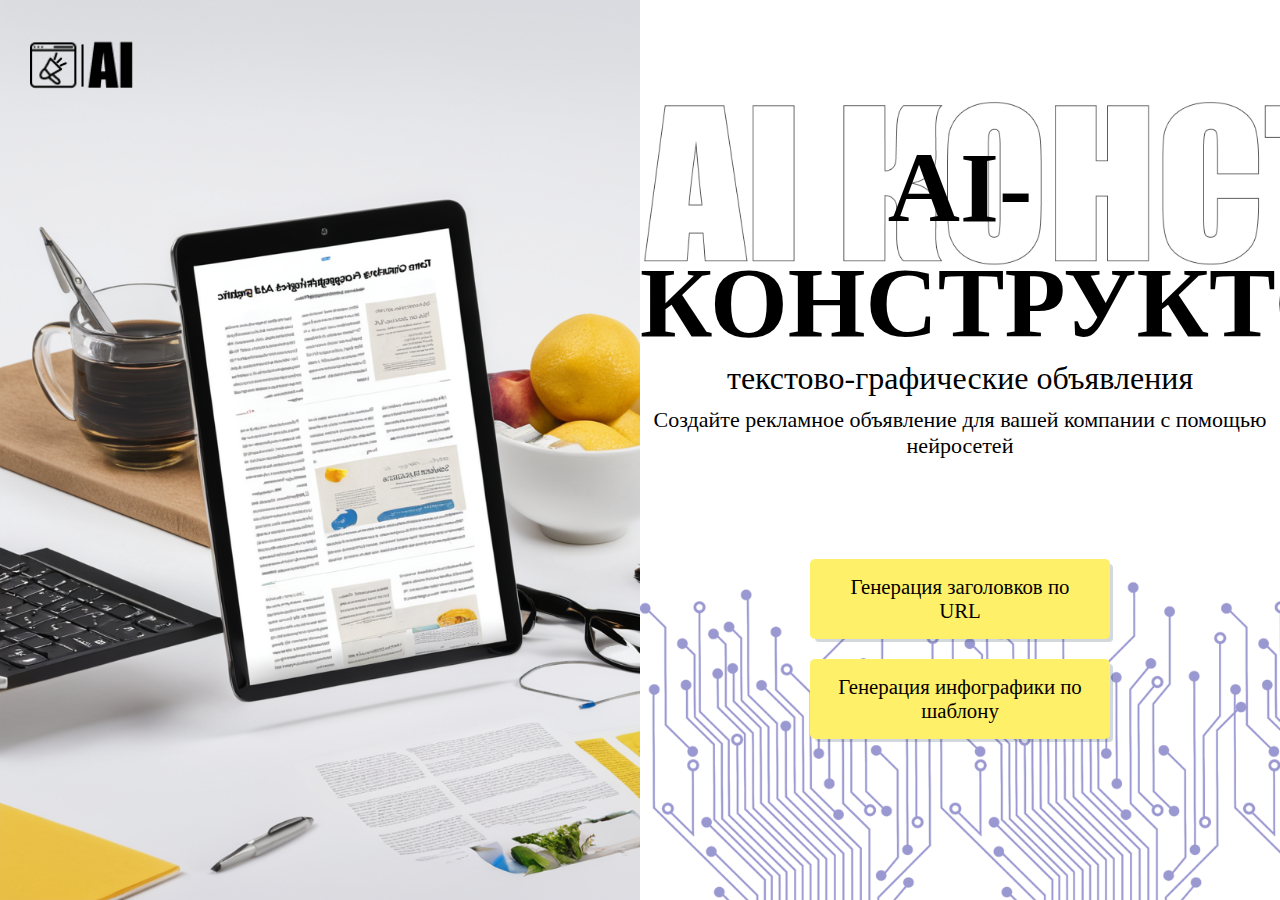
<file: Pages/index.html>
<!DOCTYPE html>
<html lang="ru">
<head>
    <meta charset="UTF-8">
    <meta name="viewport" content="width=device-width, initial-scale=1.0">
    <title>Главная страница</title>
    <link rel="stylesheet" href="css/style.css">
    <link rel="shortcut icon" href="res/logo_icon.png" type="image/png">
</head>
<body>
    <!-- <header>
        
        <button class="login-btn">
            <img src="login-icon.png" alt="Вход">
        </button>
    </header> -->
    <main>
        <div class="container">
            <div class="left-block">
                <img src="res/logo.png" alt="Логотип" class="logo">
            </div>
            <div class="right-block">
                <h1>AI-КОНСТРУКТОР</h1>
                <p class="slogan">текстово-графические объявления</p>
                <p class="desc">Cоздайте рекламное объявление для вашей компании с помощью нейросетей</p>
                <button class="action-btn" onclick="window.location.href='form.html'">Генерация заголовков по URL</button><br>
                <button class="action-btn" onclick="window.location.href='form.html'">Генерация инфографики по шаблону</button>
            </div>
        </div>
    </main>
</body>
</html>
</file>
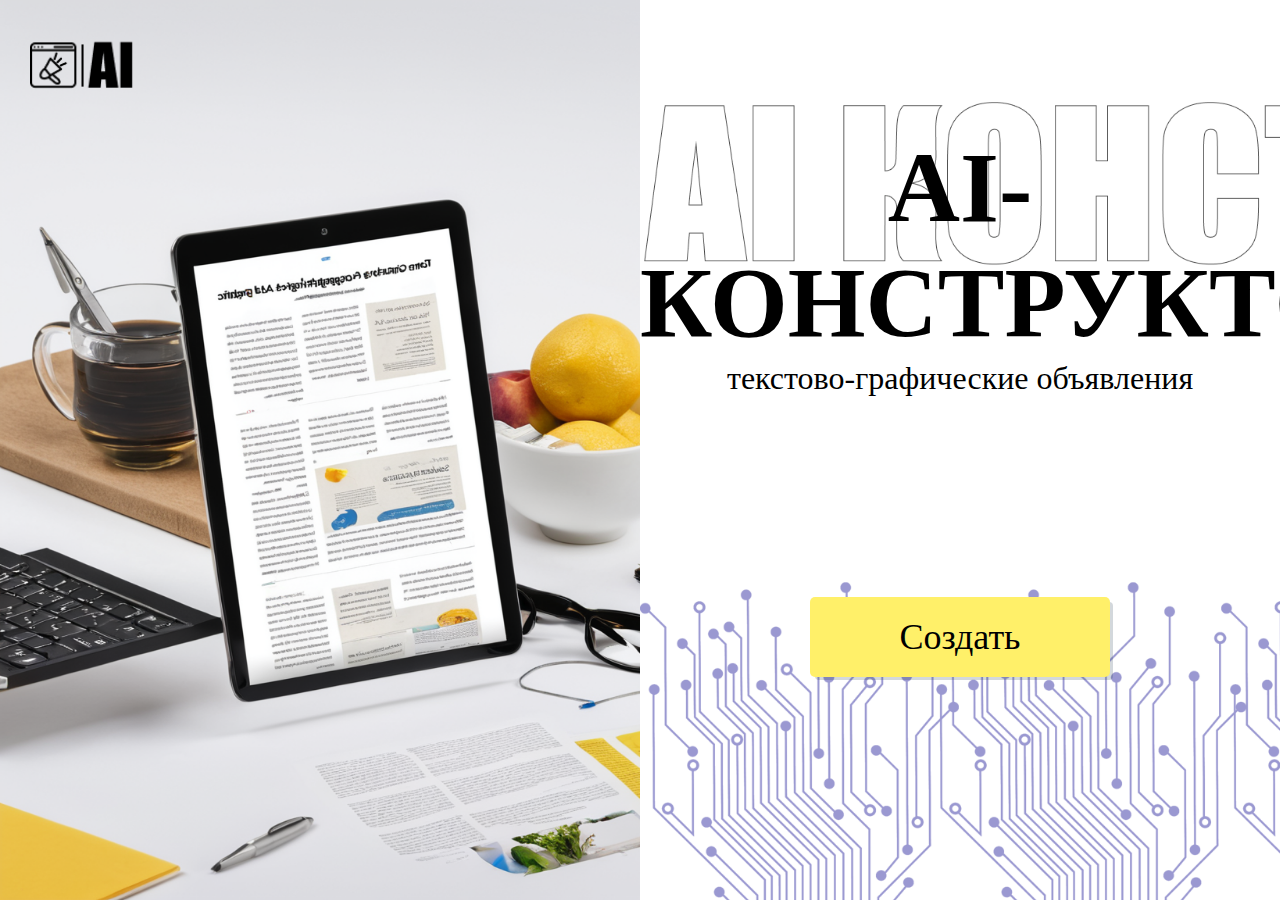
<file: Test pages/index.html>
<!DOCTYPE html>
<html lang="ru">
<head>
    <meta charset="UTF-8">
    <meta name="viewport" content="width=device-width, initial-scale=1.0">
    <title>Главная страница</title>
    <link rel="stylesheet" href="css/style.css">
    <link rel="shortcut icon" href="res/logo_icon.png" type="image/png">
</head>
<body>
    <!-- <header>
        
        <button class="login-btn">
            <img src="login-icon.png" alt="Вход">
        </button>
    </header> -->
    <main>
        <div class="container">
            <div class="left-block">
                <img src="res/logo.png" alt="Логотип" class="logo">
            </div>
            <div class="right-block">
                <h1>AI-КОНСТРУКТОР</h1>
                <p class="slogan">текстово-графические объявления</p>
                <button class="action-btn" onclick="window.location.href='form.html'">Создать</button>
            </div>
        </div>
    </main>
</body>
</html>
</file>
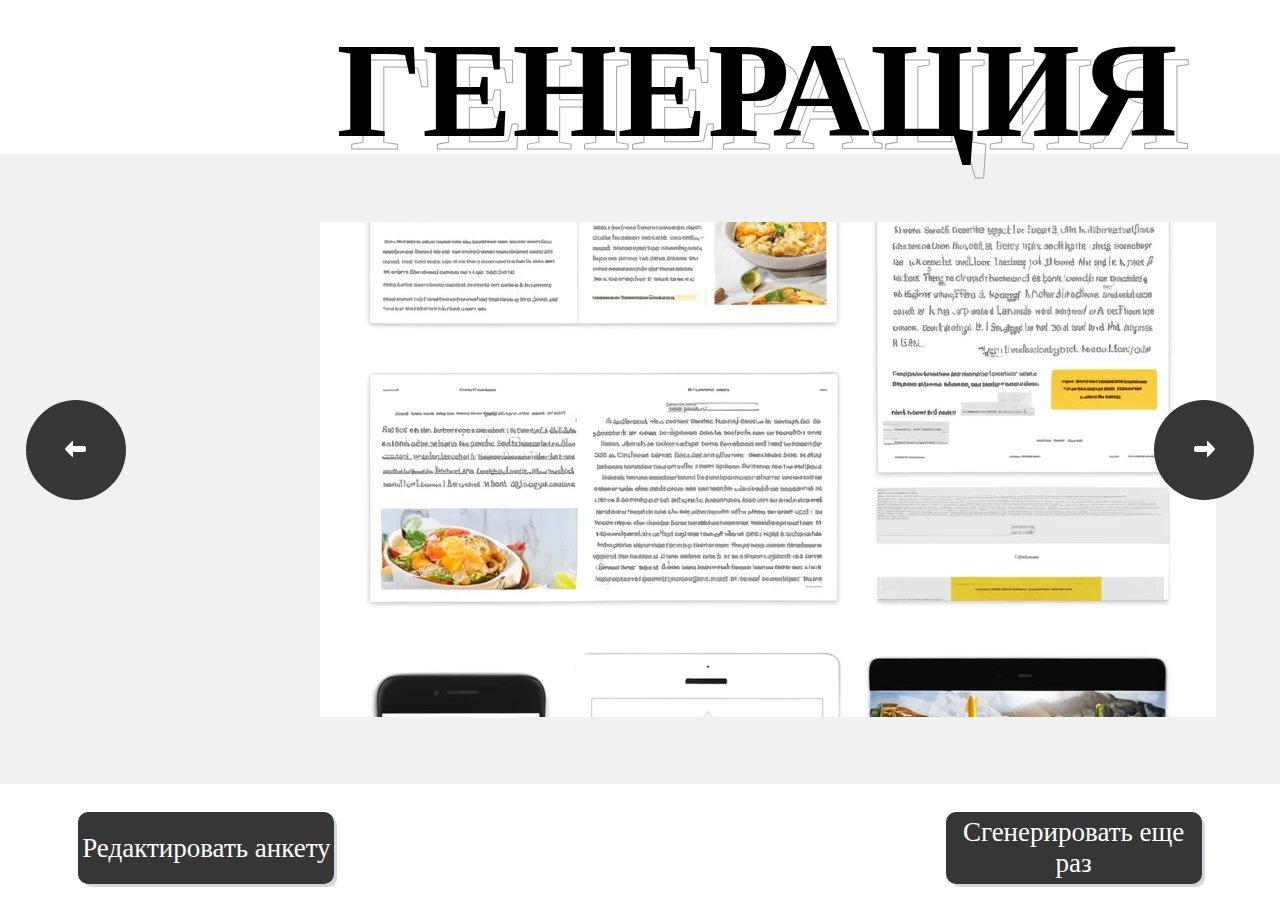
<file: Pages/generation.html>
<!DOCTYPE html>
<html lang="ru">
<head>
    <meta charset="UTF-8">
    <meta name="viewport" content="width=device-width, initial-scale=1.0">
    <title>Генерация</title>
    <link rel="stylesheet" href="css/gen_style.css">
    <script defer src="script/gen_script.js"></script>
    <link rel="shortcut icon" href="res/logo_icon.png" type="image/png">
</head>
<body>
    <!-- <header>
        
        <button class="login-btn">
            <img src="login-icon.png" alt="Вход">
        </button>
    </header> -->
    <main>
        <h1 id="shadow">ГЕНЕРАЦИЯ</h1>
        <h1>ГЕНЕРАЦИЯ</h1>
        <div class="container">
            <button id="arrow-left" class="scroll-btn left"><img src="res/left.png" alt="Left"></button>
            <div class="center-block">
                <div class="image-wrapper">
                    <img src="res/ex.png" alt="Image 1" class="slide">
                    <img src="res/ex.png" alt="Image 2" class="slide">
                    <img src="res/ex.png" alt="Image 3" class="slide">
                </div>
            </div>
            <button id="arrow-right" class="scroll-btn right"><img src="res/right.png" alt="Right"></button>
        </div>
    </main>
    <footer>
        <button class="footer-btn left" onclick="window.location.href='form.html'">Редактировать анкету</button>
        <button class="footer-btn center continue-btn" style="display: none;" onclick="window.location.href='constructor.html'">Продолжить</button>
        <button class="footer-btn right">Сгенерировать еще раз</button> <!-- обновляем изображения - генерирует еще раз по тому же промпту -->
    </footer>
</body>
</html>
</file>
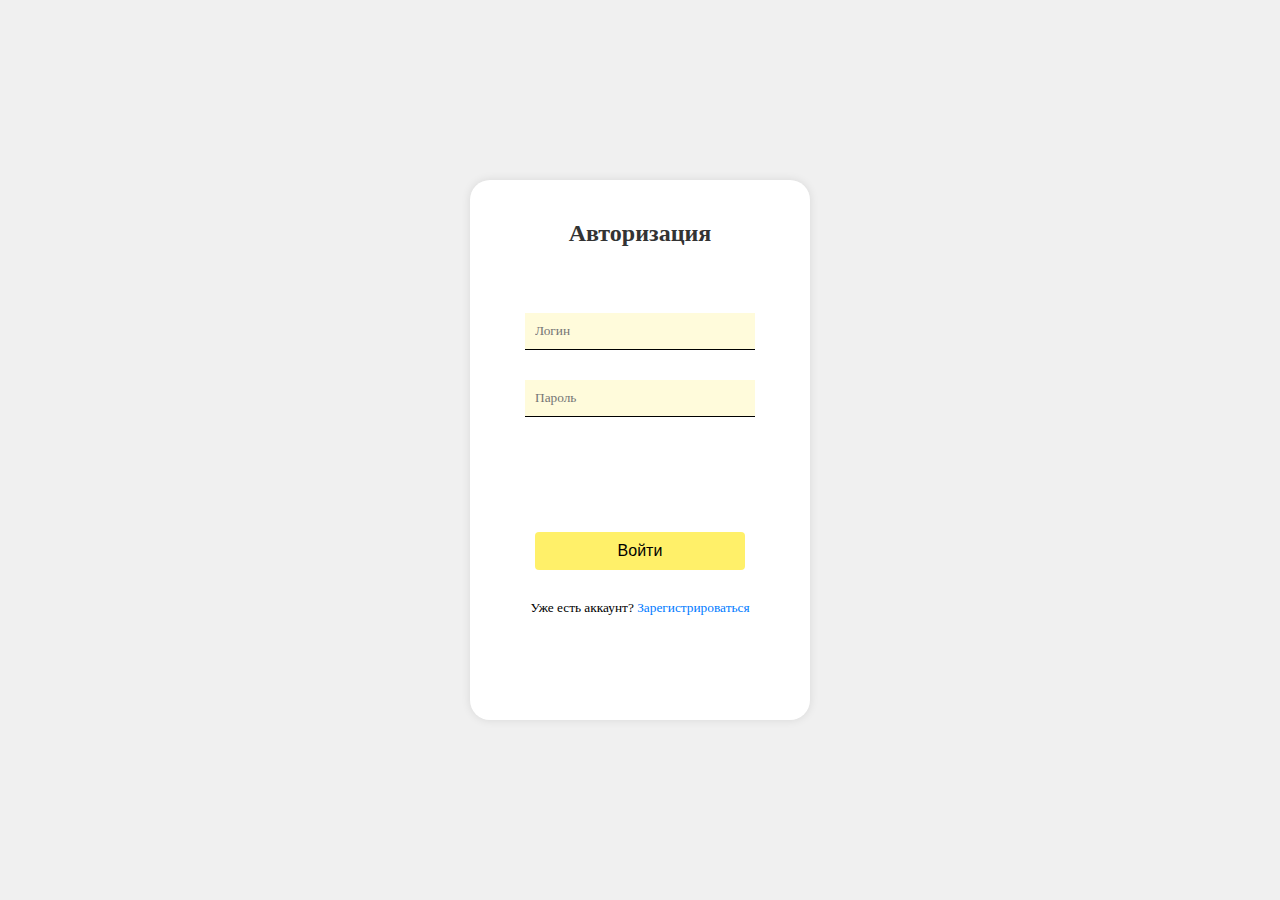
<file: Pages/signin.html>
<!DOCTYPE html>
<html lang="en">
<head>
    <meta charset="UTF-8">
    <meta name="viewport" content="width=device-width, initial-scale=1.0">
    <title>Login Page</title>
    <link rel="stylesheet" href="css/style_signin.css">
</head>
<body>
    <div class="login-container">
        <h2>Авторизация</h2>
        <form action="/login" method="POST">
            <div class="input-group">
                <input type="text" id="username" name="username" required placeholder="Логин">
                <input type="password" id="password" name="password" required placeholder="Пароль">
            </div>
            <button onclick="window.location.href='form.html'">Войти</button> 
            <!-- тут должно быть обработка пароля и логина и потом переход на страницу другую -->
        </form>
        <p class="signup-link">Уже есть аккаунт? <a href="signup.html">Зарегистрироваться</a></p>
    </div>
</body>
</html>
</file>
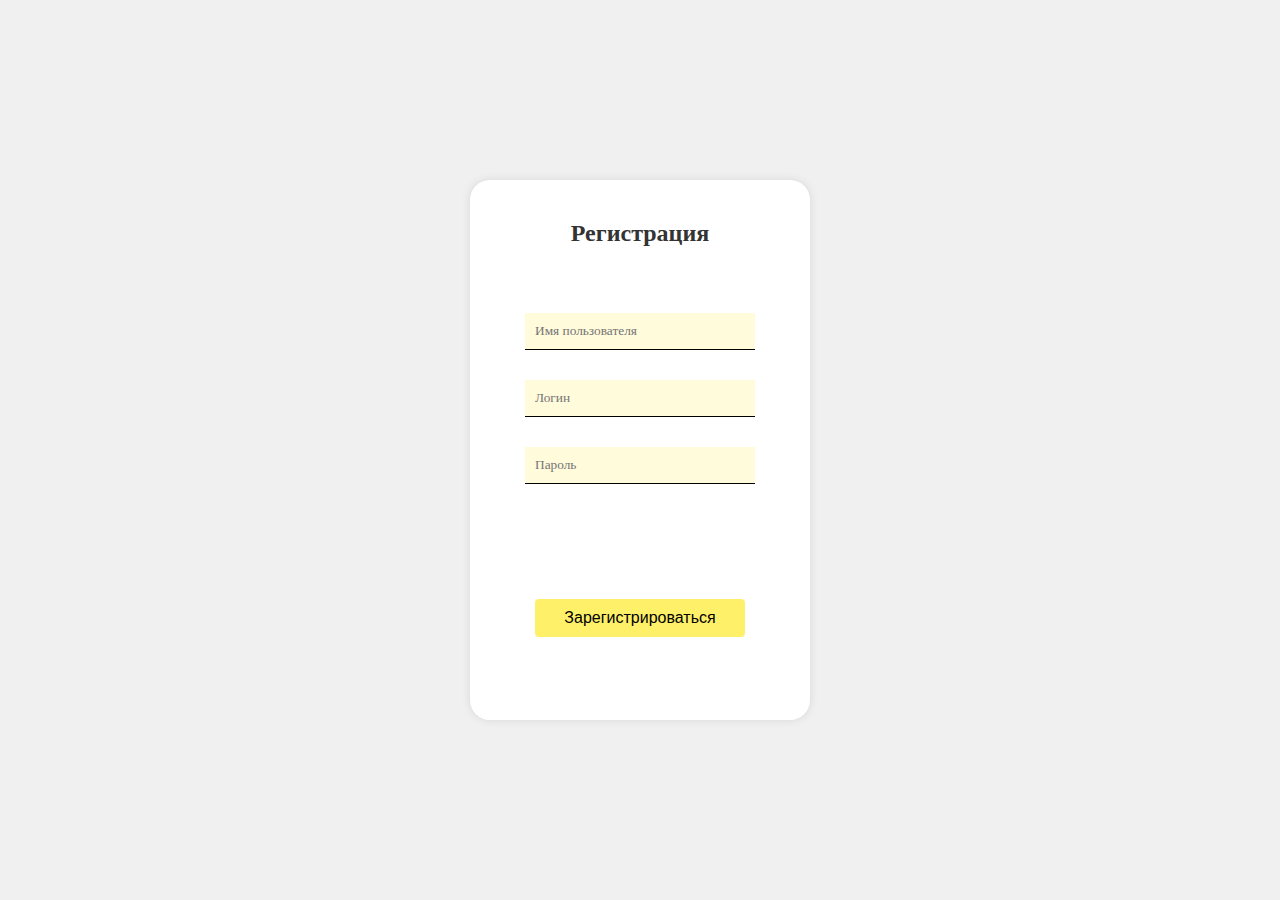
<file: Pages/signup.html>
<!DOCTYPE html>
<html lang="en">
<head>
    <meta charset="UTF-8">
    <meta name="viewport" content="width=device-width, initial-scale=1.0">
    <title>Register Page</title>
    <link rel="stylesheet" href="css/style_signin.css">
</head>
<body>
    <div class="login-container">
        <h2>Регистрация</h2>
        <form action="/login" method="POST">
            <div class="input-group">
                <input type="text" id="username" name="username" required placeholder="Имя пользователя">
                <input type="text" id="login" name="login" required placeholder="Логин">
                <input type="password" id="password" name="password" required placeholder="Пароль">
            </div>
            <button onclick="window.location.href='form.html'">Зарегистрироваться</button>
            <!-- тут должно быть обработка пароля и логина и потом переход на страницу другую -->
        </form>
    </div>
</body>
</html>
</file>
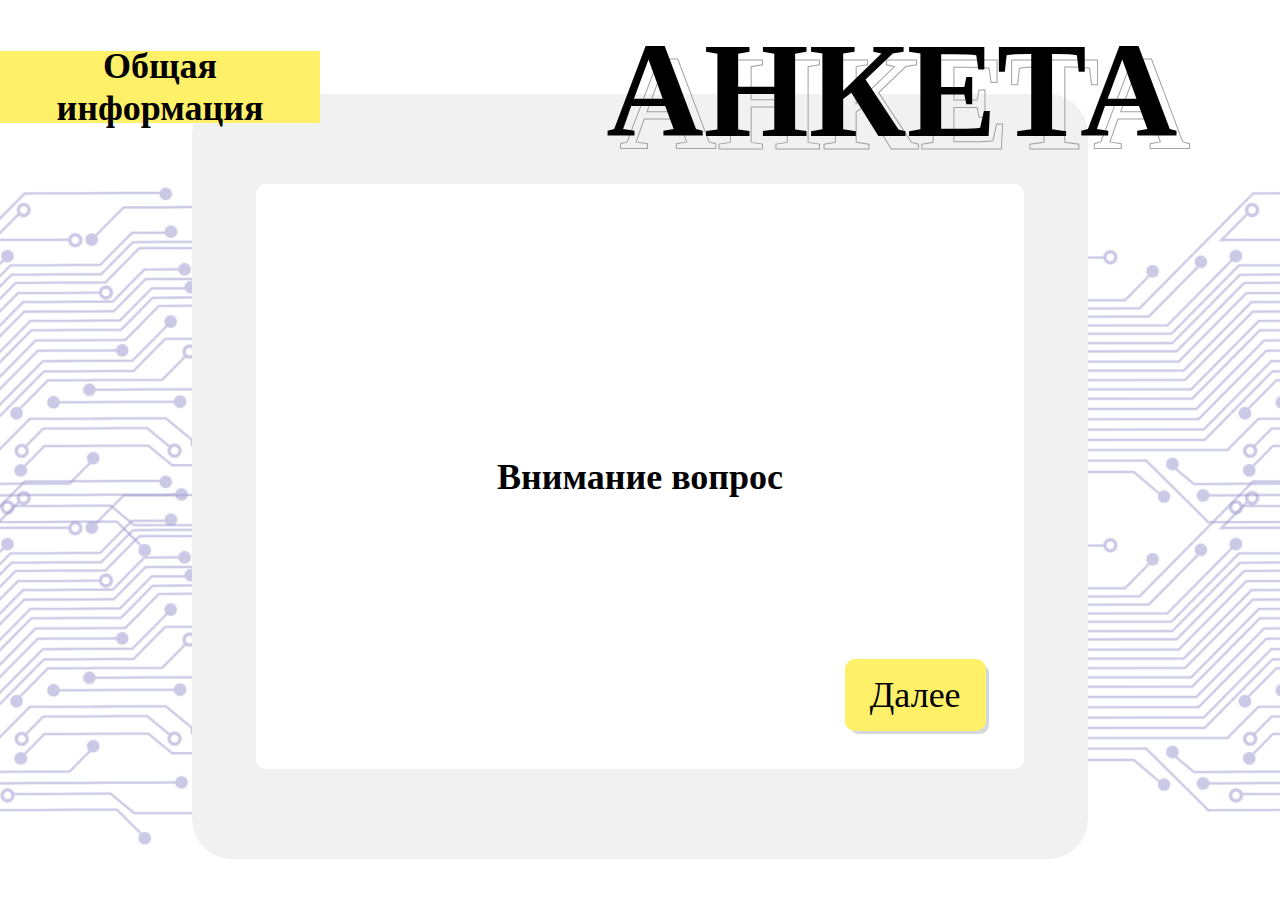
<file: Test pages/form.html>
<!DOCTYPE html>
<html lang="ru">
<head>
    <meta charset="UTF-8">
    <meta name="viewport" content="width=device-width, initial-scale=1.0">
    <title>Анкета</title>
    <link rel="stylesheet" href="css/style_form.css">
</head>
<body>
    <!-- <header>
        
        <button class="login-btn">
            <img src="login-icon.png" alt="Вход">
        </button>
    </header> -->
    <main>
        <h1 id="shadow">АНКЕТА</h1>
        <h1>АНКЕТА</h1>
        <div class="name">Общая информация</div>
        <div class="container">
            <div class="center-block">
                <p>Внимание вопрос</p>
                <button class="action-btn">Далее</button>
            </div>
        </div>
    </main>
</body>
</html>
</file>
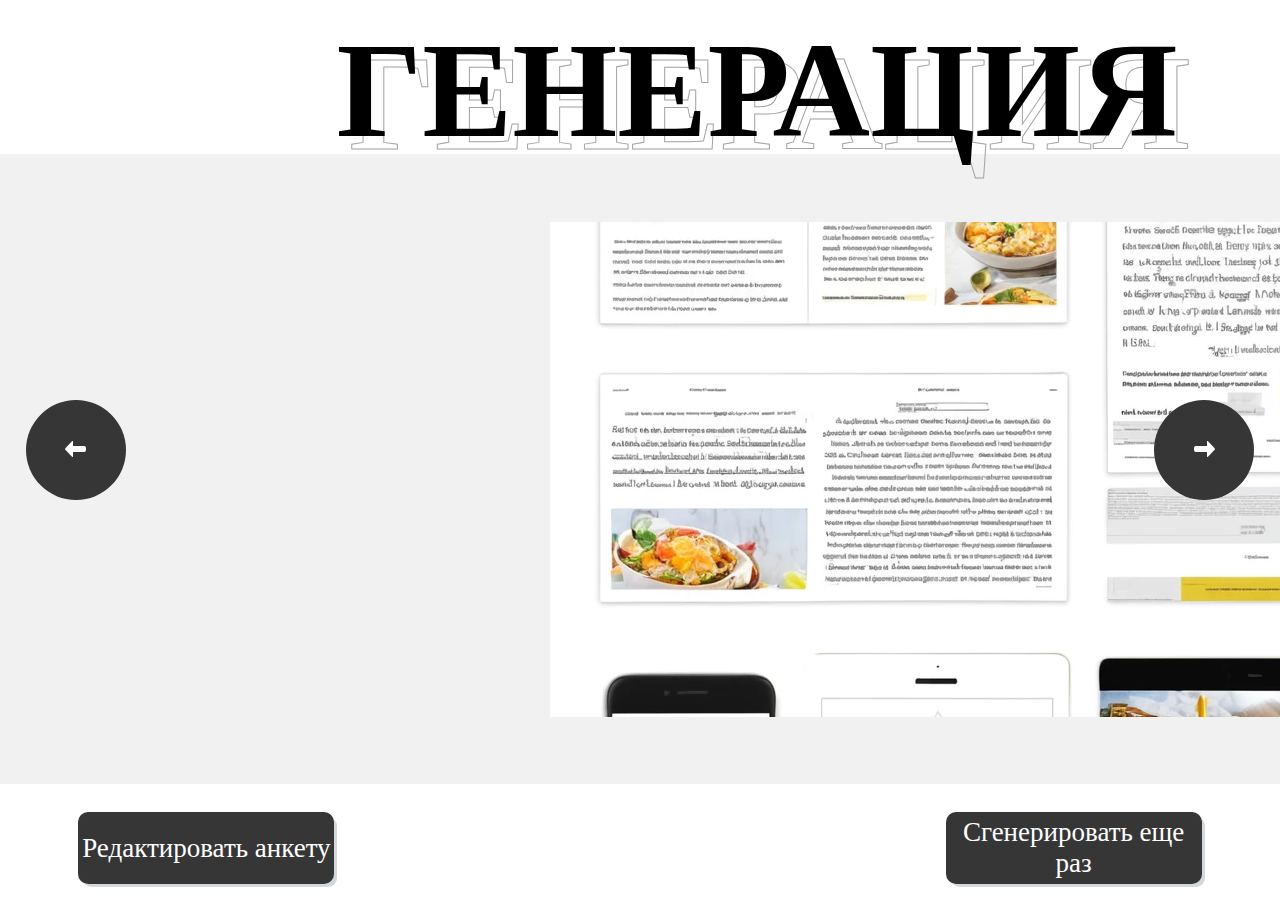
<file: Test pages/generation.html>
<!DOCTYPE html>
<html lang="ru">
<head>
    <meta charset="UTF-8">
    <meta name="viewport" content="width=device-width, initial-scale=1.0">
    <title>Генерация</title>
    <link rel="stylesheet" href="css/gen_style.css">
    <script defer src="script/gen_script.js"></script>
</head>
<body>
    <!-- <header>
        
        <button class="login-btn">
            <img src="login-icon.png" alt="Вход">
        </button>
    </header> -->
    <main>
        <h1 id="shadow">ГЕНЕРАЦИЯ</h1>
        <h1>ГЕНЕРАЦИЯ</h1>
        <div class="container">
            <button id="arrow-left" class="scroll-btn left"><img src="res/left.png" alt="Left"></button>
            <div class="center-block">
                <div class="image-wrapper">
                    <img src="res/ex.png" alt="Image 1" class="slide">
                    <img src="res/ex.png" alt="Image 2" class="slide">
                    <img src="res/ex.png" alt="Image 3" class="slide">
                </div>
            </div>
            <button id="arrow-right" class="scroll-btn right"><img src="res/right.png" alt="Right"></button>
        </div>
    </main>
    <footer>
        <button class="footer-btn left">Редактировать анкету</button>
        <button class="footer-btn center continue-btn" style="display: none;">Продолжить</button>
        <button class="footer-btn right">Сгенерировать еще раз</button>
    </footer>
</body>
</html>
</file>
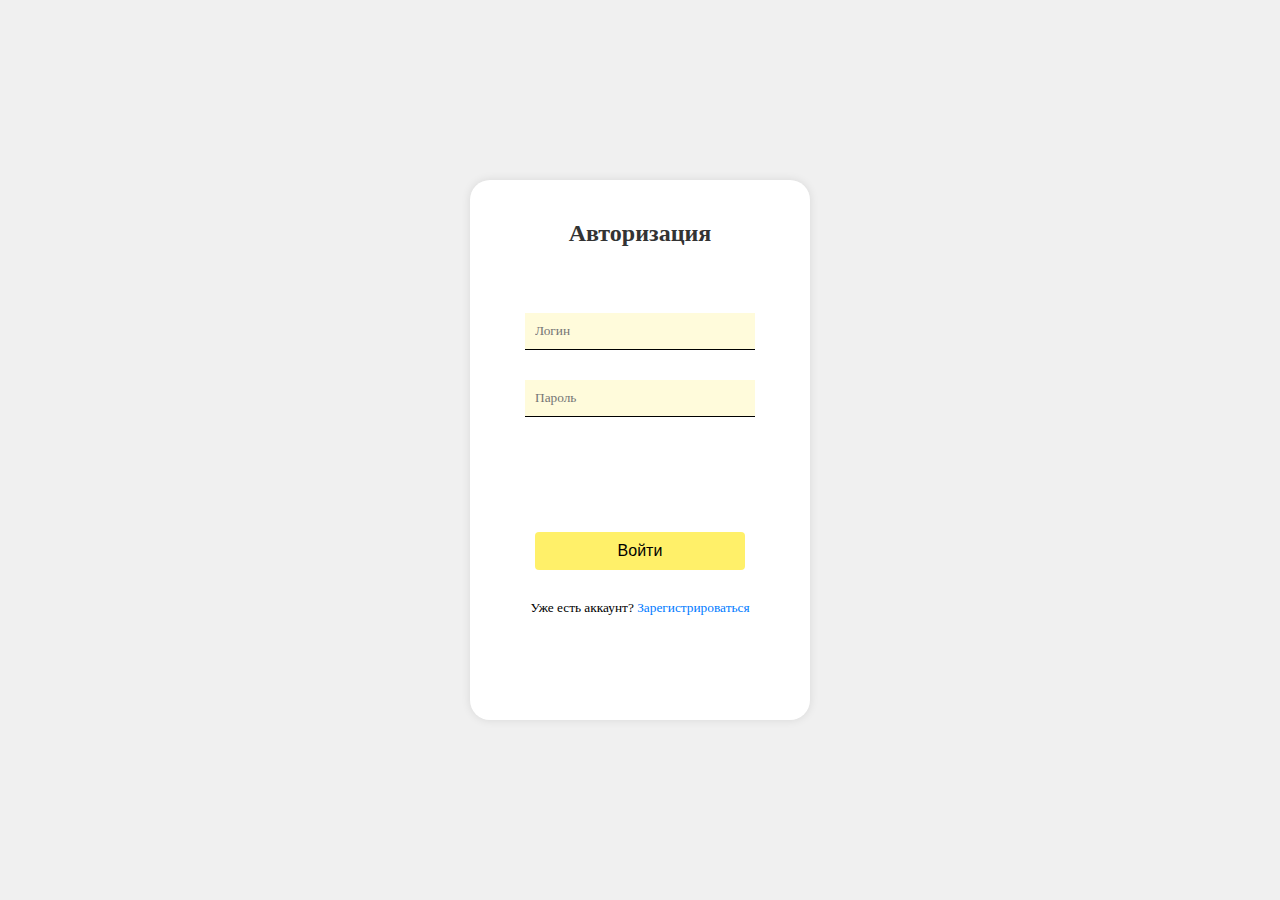
<file: Test pages/signin.html>
<!DOCTYPE html>
<html lang="en">
<head>
    <meta charset="UTF-8">
    <meta name="viewport" content="width=device-width, initial-scale=1.0">
    <title>Login Page</title>
    <link rel="stylesheet" href="css/style_signin.css">
</head>
<body>
    <div class="login-container">
        <h2>Авторизация</h2>
        <form action="/login" method="POST">
            <div class="input-group">
                <input type="text" id="username" name="username" required placeholder="Логин">
                <input type="password" id="password" name="password" required placeholder="Пароль">
            </div>
            <button type="submit">Войти</button>
        </form>
        <p class="signup-link">Уже есть аккаунт? <a href="signup.html">Зарегистрироваться</a></p>
    </div>
</body>
</html>
</file>
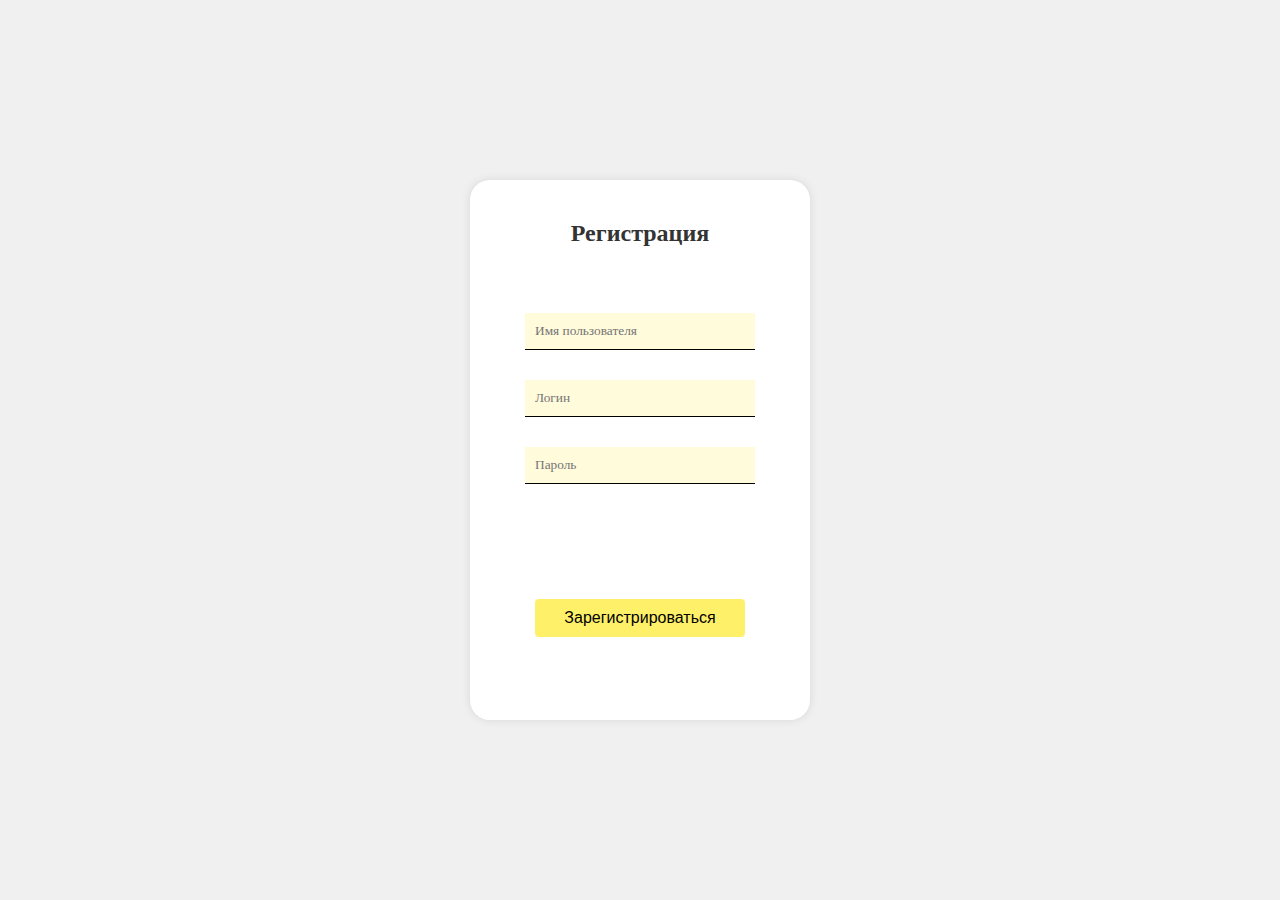
<file: Test pages/signup.html>
<!DOCTYPE html>
<html lang="en">
<head>
    <meta charset="UTF-8">
    <meta name="viewport" content="width=device-width, initial-scale=1.0">
    <title>Register Page</title>
    <link rel="stylesheet" href="css/style_signin.css">
</head>
<body>
    <div class="login-container">
        <h2>Регистрация</h2>
        <form action="/login" method="POST">
            <div class="input-group">
                <input type="text" id="username" name="username" required placeholder="Имя пользователя">
                <input type="text" id="login" name="login" required placeholder="Логин">
                <input type="password" id="password" name="password" required placeholder="Пароль">
            </div>
            <button type="submit">Зарегистрироваться</button>
        </form>
    </div>
</body>
</html>
</file>
<file: Pages/css/style.css>
* {
    margin: 0;
    padding: 0;
    box-sizing: border-box;
    font-family: Tahoma;
}

/* контейнер для блоков */
.container {
    display: flex;
    height: 100vh;
}

/* левая сторона */
.left-block {
    background: url(../res/image.png) no-repeat;
    background-size: cover;
    width: 50%;
    height: 100%;
    position: relative;
}

.left-block .logo {
    margin-left: 30px;
    margin-top: 30px;
    height: 70px;
}

/* правая сторона */
.right-block {
    width: 50%;
    height: 100%;
    background: url(../res/uzorr2.png) no-repeat;
    background-position: 0px 30px;
    background-size: cover;
    position: relative;
}

.right-block h1 {
    font-family: Impact;
    text-align: center;
    margin-top: 130px;
    font-size: 100px;
    position: relative;
}

.slogan {
    text-align: center;
    font-size: 32px;
    margin-bottom: 10px;
    position: relative;
}
.desc {
    text-align: center;
    font-size: 22px;
    margin-bottom: 100px;
    position: relative;
}

/* кнопка */
.action-btn {
    width: 300px;
    height: 80px;
    position: relative;
    left: 50%;
    transform: translateX(-50%);
    padding: 10px 20px;
    font-size: 1.3em;
    cursor: pointer;
    background-color: #FFF069;
    color: #000000;
    text-align: center;
    border: none;
    border-radius: 5px;
    box-shadow: 4px 4px 0px -1px rgba(34, 60, 80, 0.2);
    transition: background-color 0.3s ease;
    margin-bottom: 20px;
}

.action-btn:hover {
    background-color: #CCCBE7;
}

/* медиазапрос для мобильных устройств */
@media (max-width: 768px) {
    .container {
        flex-direction: column;
    }

    .left-block, .right-block {
        width: 100%;
        height: 50vh;
        position: relative;
    }

    .left-block .logo {
        height: 20px;
        margin-left: 15px;
        margin-top: 15px;
    }

    .right-block h1 {
        margin-top: 80px;
        font-size: 20px;
    }

     .slogan {
        font-size: 16px;
    }

    .desc {
        font-size: 14px;
        margin-bottom: 100px;
    }
    .action-btn {
        width: 150px;
        height: 60px;
        font-size: 14px;
        padding: 2px;
    }
}
</file>
<file: Test pages/css/style.css>
* {
    margin: 0;
    padding: 0;
    box-sizing: border-box;
    font-family: Tahoma;
}

/* контейнер для блоков */
.container {
    display: flex;
    height: 100vh;
}

/* левая сторона */
.left-block {
    background: url(../res/image.png) no-repeat;
    background-size: cover;
    width: 50%;
    height: 100%;
    position: relative;
}

.left-block .logo {
    margin-left: 30px;
    margin-top: 30px;
    height: 70px;
}

/* правая сторона */
.right-block {
    width: 50%;
    height: 100%;
    background: url(../res/uzorr2.png) no-repeat;
    background-position: 0px 30px;
    background-size: cover;
    position: relative;
}

.right-block h1 {
    font-family: Impact;
    text-align: center;
    margin-top: 130px;
    font-size: 100px;
    position: relative;
}

.right-block p {
    text-align: center;
    font-size: 32px;
    margin-bottom: 200px;
    position: relative;
}

/* кнопка */
.action-btn {
    width: 300px;
    height: 80px;
    position: relative;
    left: 50%;
    transform: translateX(-50%);
    padding: 10px 20px;
    font-size: 36px;
    cursor: pointer;
    background-color: #FFF069;
    color: #000000;
    text-align: center;
    border: none;
    border-radius: 5px;
    box-shadow: 4px 4px 0px -1px rgba(34, 60, 80, 0.2);
    transition: background-color 0.3s ease;
}

.action-btn:hover {
    background-color: #CCCBE7;
}

/* медиазапрос для мобильных устройств */
@media (max-width: 768px) {
    .container {
        flex-direction: column;
    }

    .left-block, .right-block {
        width: 100%;
        height: 50vh;
        position: relative;
    }

    .left-block .logo {
        height: 20px;
        margin-left: 15px;
        margin-top: 15px;
    }

    .right-block h1 {
        margin-top: 80px;
        font-size: 20px;
    }

    .right-block p {
        font-size: 16px;
        margin-bottom: 100px;
    }

    .action-btn {
        width: 150px;
        height: 60px;
        font-size: 16px;
        padding: 10px;
    }
}
</file>
<file: Pages/css/gen_style.css>
* {
    margin: 0;
    padding: 0;
    box-sizing: border-box;
    font-family: Impact;
}

body {
    height: 100vh;
    margin: 0;
    display: flex;
    flex-direction: column;
    justify-content: center;
    align-items: center;
}

#shadow {
    font-family: Tahoma;
    font-weight: bold;
    color: rgba(255, 255, 255, 0);
    -webkit-text-stroke: 1px #A4A4A4;
    font-size: 15vh;
    position: absolute;
    right: 0;
    top: 0;
    margin-top: 2%;
    margin-right: 7%;
}

h1 {
    font-family: Tahoma;
    font-weight: bold;
    font-size: 15vh;
    position: absolute;
    right: 0;
    top: 0;
    margin-top: 1%;
    margin-right: 8%;
}

.container {
    margin-top: 3%;
    height: 70vh;
    width: 100vw;
    display: flex;
    background-color: #F1F1F1;
    justify-content: center;
    align-items: center;
}

.scroll-btn {
    position: absolute;
    top: 50%;
    transform: translateY(-50%);
    background-color: #363636;
    border: none;
    border-radius: 50%;
    width: 100px;
    height: 100px;
    font-size: 2rem;
    cursor: pointer;
    z-index: 1;
}

.scroll-btn.left {
    left: 2%;
}

.scroll-btn.right {
    right: 2%;
}

.center-block {
    position: relative;
    text-align: center;
    height: 55vh;
    width: 100vw;
    display: flex;
    justify-content: center;
    align-items: center;
    overflow: hidden;
}

.image-wrapper {
    display: flex;
    transition: transform 0.7s ease;
}

.slide {
    width: 100%;
    height: 100%;
    border-radius: 10px;
    object-fit: cover;
    cursor: pointer;
    translate: 320px;
    margin-right: 320px;
}

.slide.selected {
    border: 1px solid #000000;
}

footer {
    display: flex;
    justify-content: space-between;
    width: 100%;
    padding: 1rem;
    position: absolute;
    bottom: 0;
}

.footer-btn {
    background-color: #FFF069;
    border: none;
    border-radius: 10px;
    width: 20vw;
    height: 8vh;
    font-family: Tahoma;
    font-size: 3vh;
    cursor: pointer;
    text-align: center;
    box-shadow: 4px 4px 0px -1px rgba(34, 60, 80, 0.2);
    transition: background-color 0.3s ease;
}

.footer-btn:hover {
    background-color: #CCCBE7;
}

.footer-btn.left {
    background-color: #363636;
    color: #ffffff;
    margin-left: 5%;
}

.footer-btn.left:hover {
    background-color: #FFF069;
    color: #000000;
}

.footer-btn.center {
    margin: 0 auto;
}

.footer-btn.right {
    background-color: #363636;
    color: #ffffff;
    margin-right: 5%;
}

.footer-btn.right:hover {
    background-color: #FFF069;
    color: #000000;
}

/* медиазапрос для мобильных устройств */
@media (max-width: 500px) {
    #shadow {
        font-size: 5vh;
    }
    
    h1 {
        font-size: 5vh;
    }
    .name {
        margin-top: 20%;
        width: 60vw;
        height: 6vh;
        font-size: 2.5vh;
    }
    .action-btn {
        width: 30vw;
        height: 6vh;
        font-size: 2.5vh;
    }
    .container {
        height: 80vh;
        width: 100vw;
    }
    .center-block {
        height: 30vh;
        width: 100%;
    }
    .slide {
        width: 50%;
        height: 80%;
        border-radius: 10px;
        translate: 95px;
        margin-right: 110px;
    }
    .footer-btn {
        width: 20vw;
        height: 4vh;
        font-size: 1.2vh;
    }
    .scroll-btn {
        width: 50px;
        height: 50px;
    }
    
    
}

/* @media (max-width: 6000px) {
    .slide {
        width: 100%;
        height: 50%;
        border-radius: 10px;
        object-fit: cover;
        cursor: pointer;
        translate: 550px;
        margin-right: 600px;
    }
} */
</file>
<file: Pages/css/style_signin.css>
body {
    font-family: Tahoma;
    background-color: #f0f0f0;
    display: flex;
    justify-content: center;
    align-items: center;
    height: 100vh;
    margin: 0;
}

.login-container {
    background-color: #fff;
    padding: 20px;
    border-radius: 20px;
    box-shadow: 0 0 10px rgba(0, 0, 0, 0.1);
    width: 300px;
    height: 500px;
    text-align: center;
}

h2 {
    color: #333;
}

.input-group {
    margin-top: 12%;
    margin-bottom: 15px;
    text-align: center;
}

input[type="text"],
input[type="password"] {
    width: 70%;
    padding: 10px;
    margin-top: 30px;
    border: none;
    border-bottom: 1px solid #000000;
    background-color: #FFFBDB;
    font-family: Tahoma;
}

button {
    margin-top: 100px;
    width: 70%;
    padding: 10px;
    background-color: #FFF069;
    border: none;
    border-radius: 4px;
    color: rgb(0, 0, 0);
    font-size: 16px;
    cursor: pointer;
}

button:hover {
    background-color: #CCCBE7;
}

.signup-link {
    font-size: 10pt;
    margin-top: 30px;
    color: #000000;
}

.signup-link a {
    color: #007bff;
    text-decoration: none;
}

.signup-link a:hover {
    text-decoration: underline;
}
</file>
<file: Test pages/css/style_form.css>
* {
    margin: 0;
    padding: 0;
    box-sizing: border-box;
    font-family: Impact;
}

body {
    font-family: Arial, sans-serif;
    height: 100vh;
    margin: 0;
    display: flex;
    justify-content: center;
    align-items: center;
    background: url(../res/fon_form.png) no-repeat;
    background-size: cover;
}

#shadow {
    font-family: Tahoma;
    font-weight: bold;
    color: rgba(255, 255, 255, 0);
    -webkit-text-stroke: 1px #A4A4A4;
    font-size: 15vh;
    position: absolute;
    right: 0;
    top: 0;
    margin-top: 2%;
    margin-right: 7%;
}

h1{
    font-family: Tahoma;
    font-weight: bold;
    font-size: 15vh;
    position: absolute;
    right: 0;
    top: 0;
    margin-top: 1%;
    margin-right: 8%;
}


.container {
    margin-top: 6%;
    height: 85vh;
    width: 70vw;
    display: flex;
    background-color: #F1F1F1;
    justify-content: center;
    align-items: center;
    border-radius: 40px;
}

.center-block {
    position: relative;
    text-align: center;
    height: 65vh;
    width: 60vw;
    background-color: white;
    border-radius: 10px;
}

.center-block p{
    text-align: center;
    font-family: Tahoma;
    font-weight: bold;
    position: absolute;
    font-size: 4vh;
    top: 50%;
    left: 50%;
    margin-right: -50%;
    transform: translate(-50%, -50%) 
}

/* кнопка */
.action-btn {
    position: absolute;
    right: 0;
    bottom: 0;
    margin-right: 5%;
    margin-bottom: 5%;
    width: 11vw;
    height: 8vh;
    font-family: Tahoma;
    font-size: 4vh;
    cursor: pointer;
    background-color: #FFF069;
    color: #000000;
    text-align: center;
    border: none;
    border-radius: 10px;
    box-shadow: 4px 4px 0px -1px rgba(34, 60, 80, 0.2);
    transition: background-color 0.3s ease;
}

.action-btn:hover {
    background-color: #CCCBE7;
}


.name {
    display: flex;
    justify-content: center;
    align-items: center;
    position: absolute;
    left: 0;
    top: 0;
    margin-top: 4%;
    width: 25vw;
    height: 8vh;
    background-color: #FFF069;
    text-align: center;
    font-family: Tahoma;
    font-size: 4vh;
    font-weight: bold;
    z-index: 1;
}


/* медиазапрос для мобильных устройств */
@media (max-width: 768px) {
    #shadow {
        font-size: 7vh;
    }
    
    h1{
        font-size: 7vh;
    }
    .name {
        margin-top: 20%;
        width: 60vw;
        height: 6vh;
        font-size: 2.5vh;
    }
    /* кнопка */
    .action-btn {
        width: 30vw;
        height: 6vh;
        font-size: 2.5vh;
    }
    .container {
        height: 80vh;
        width: 80vw;
    }
    
    .center-block {
        height: 70vh;
        width: 70vw;
    }
    .center-block p{
        font-size: 2.5vh;
    }
}
</file>
<file: Test pages/css/gen_style.css>
* {
    margin: 0;
    padding: 0;
    box-sizing: border-box;
    font-family: Impact;
}

body {
    height: 100vh;
    margin: 0;
    display: flex;
    flex-direction: column;
    justify-content: center;
    align-items: center;
}

#shadow {
    font-family: Tahoma;
    font-weight: bold;
    color: rgba(255, 255, 255, 0);
    -webkit-text-stroke: 1px #A4A4A4;
    font-size: 15vh;
    position: absolute;
    right: 0;
    top: 0;
    margin-top: 2%;
    margin-right: 7%;
}

h1 {
    font-family: Tahoma;
    font-weight: bold;
    font-size: 15vh;
    position: absolute;
    right: 0;
    top: 0;
    margin-top: 1%;
    margin-right: 8%;
}

.container {
    margin-top: 3%;
    height: 70vh;
    width: 100vw;
    display: flex;
    background-color: #F1F1F1;
    justify-content: center;
    align-items: center;
}

.scroll-btn {
    position: absolute;
    top: 50%;
    transform: translateY(-50%);
    background-color: #363636;
    border: none;
    border-radius: 50%;
    width: 100px;
    height: 100px;
    font-size: 2rem;
    cursor: pointer;
    z-index: 1;
}

.scroll-btn.left {
    left: 2%;
}

.scroll-btn.right {
    right: 2%;
}

.center-block {
    position: relative;
    text-align: center;
    height: 55vh;
    width: 100vw;
    display: flex;
    justify-content: center;
    align-items: center;
    overflow: hidden;
}

.image-wrapper {
    display: flex;
    transition: transform 0.5s ease;
}

.slide {
    width: 100%;
    height: 100%;
    border-radius: 10px;
    object-fit: cover;
    cursor: pointer;
    translate: 550px;
    margin-right: 300px;
}

.slide.selected {
    border: 1px solid #000000;
}

footer {
    display: flex;
    justify-content: space-between;
    width: 100%;
    padding: 1rem;
    position: absolute;
    bottom: 0;
}

.footer-btn {
    background-color: #FFF069;
    border: none;
    border-radius: 10px;
    width: 20vw;
    height: 8vh;
    font-family: Tahoma;
    font-size: 3vh;
    cursor: pointer;
    text-align: center;
    box-shadow: 4px 4px 0px -1px rgba(34, 60, 80, 0.2);
    transition: background-color 0.3s ease;
}

.footer-btn:hover {
    background-color: #CCCBE7;
}

.footer-btn.left {
    background-color: #363636;
    color: #ffffff;
    margin-left: 5%;
}

.footer-btn.left:hover {
    background-color: #FFF069;
    color: #000000;
}

.footer-btn.center {
    margin: 0 auto;
}

.footer-btn.right {
    background-color: #363636;
    color: #ffffff;
    margin-right: 5%;
}

.footer-btn.right:hover {
    background-color: #FFF069;
    color: #000000;
}

/* медиазапрос для мобильных устройств */
@media (max-width: 768px) {
    #shadow {
        font-size: 7vh;
    }
    
    h1 {
        font-size: 7vh;
    }
    .name {
        margin-top: 20%;
        width: 60vw;
        height: 6vh;
        font-size: 2.5vh;
    }
    .action-btn {
        width: 30vw;
        height: 6vh;
        font-size: 2.5vh;
    }
    .container {
        height: 80vh;
        width: 80vw;
    }
    .center-block {
        height: 70vh;
        width: 100%;
    }
    .scroll-image {
        width: 80vw;
        height: 70vh;
    }
    .footer-btn {
        width: 30vw;
        height: 6vh;
        font-size: 2.5vh;
    }
    .scroll-btn {
        width: 50px;
        height: 50px;
    }
}
</file>
<file: Test pages/css/style_signin.css>
body {
    font-family: Tahoma;
    background-color: #f0f0f0;
    display: flex;
    justify-content: center;
    align-items: center;
    height: 100vh;
    margin: 0;
}

.login-container {
    background-color: #fff;
    padding: 20px;
    border-radius: 20px;
    box-shadow: 0 0 10px rgba(0, 0, 0, 0.1);
    width: 300px;
    height: 500px;
    text-align: center;
}

h2 {
    color: #333;
}

.input-group {
    margin-top: 12%;
    margin-bottom: 15px;
    text-align: center;
}

input[type="text"],
input[type="password"] {
    width: 70%;
    padding: 10px;
    margin-top: 30px;
    border: none;
    border-bottom: 1px solid #000000;
    background-color: #FFFBDB;
    font-family: Tahoma;
}

button {
    margin-top: 100px;
    width: 70%;
    padding: 10px;
    background-color: #FFF069;
    border: none;
    border-radius: 4px;
    color: rgb(0, 0, 0);
    font-size: 16px;
    cursor: pointer;
}

button:hover {
    background-color: #CCCBE7;
}

.signup-link {
    font-size: 10pt;
    margin-top: 30px;
    color: #000000;
}

.signup-link a {
    color: #007bff;
    text-decoration: none;
}

.signup-link a:hover {
    text-decoration: underline;
}
</file>
